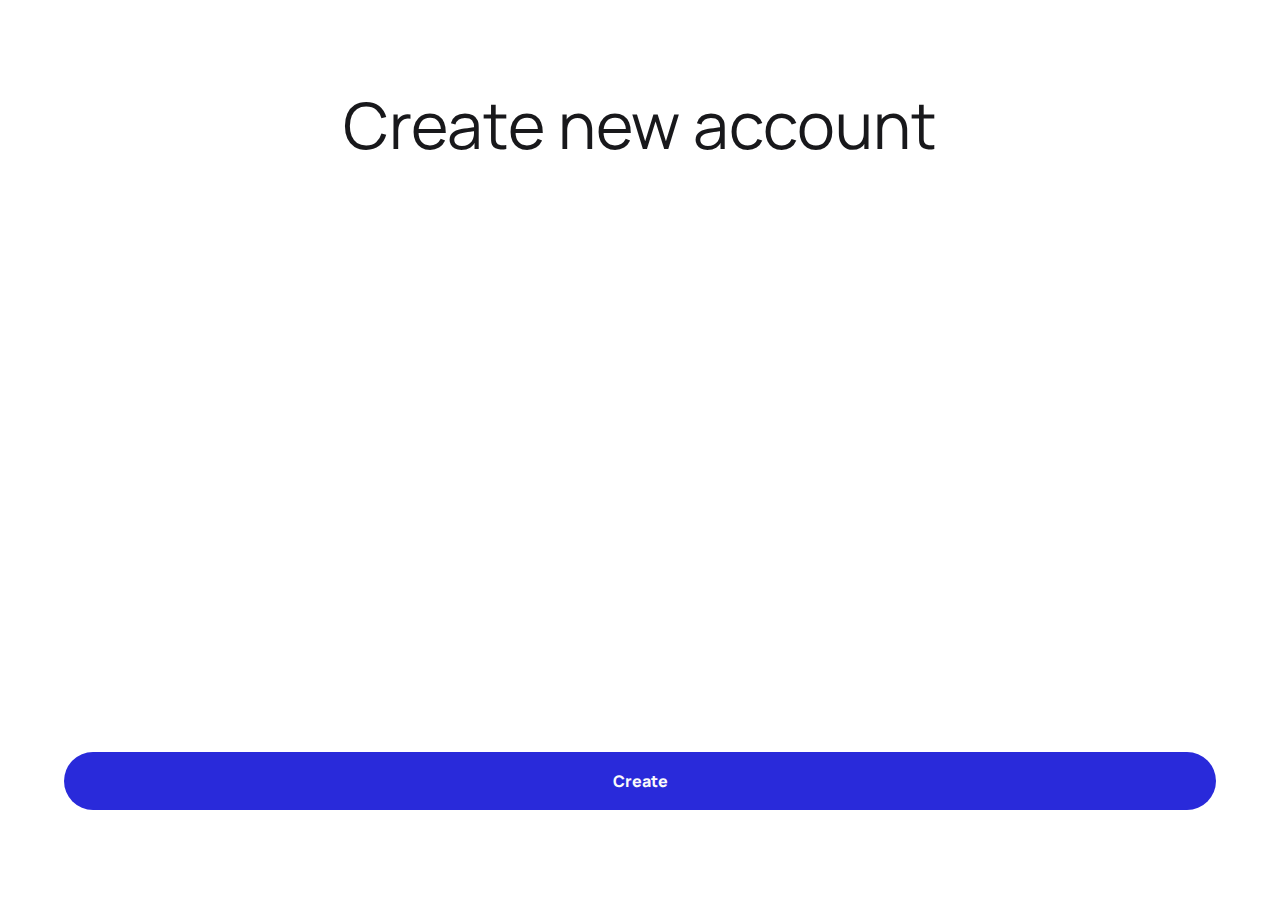
<file: index.html>
<!DOCTYPE html>
<html lang="en">
  <head>
    <meta charset="UTF-8" />
    <meta http-equiv="X-UA-Compatible" content="IE=edge" />
    <meta name="viewport" content="width=device-width, initial-scale=1.0" />
    <link rel="stylesheet" href="./style.css" />
    <title>Budget Tracker</title>
  </head>
  <body onload="checkLocalStorage()">
    <div class="container">
      <div class="main-wrapper start-page">
        <h1 class="title">Create new account</h1>
        <div class="btn-container">
          <a href="./account.html">
            <button class="add-btn btn">Create</button>
          </a>
        </div>
      </div>
    </div>
  </body>
  <script>
    function checkLocalStorage() {
      if (localStorage.getItem('income')) {
        window.location.href = 'main.html'
      }
    }
  </script>
</html>
</file>
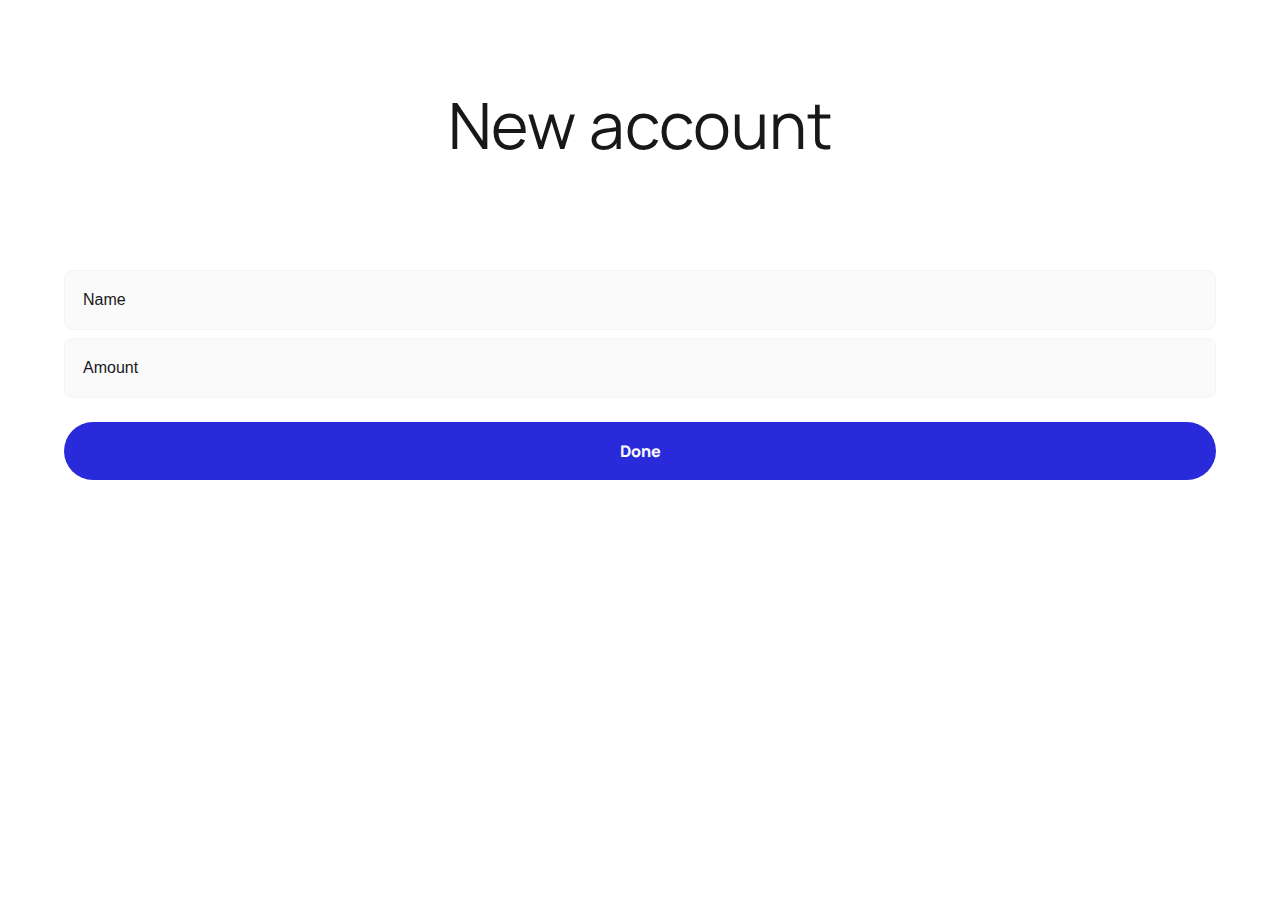
<file: account.html>
<!DOCTYPE html>
<html lang="en">
  <head>
    <meta charset="UTF-8" />
    <meta http-equiv="X-UA-Compatible" content="IE=edge" />
    <meta name="viewport" content="width=device-width, initial-scale=1.0" />
    <link rel="stylesheet" href="./style.css" />
    <title>Budget Tracker</title>
  </head>
  <body>
    <div class="container">
      <div class="main-wrapper">
        <h1 class="title">New account</h1>
        <form action="" class="form">
          <input class="" type="text" name="Name" placeholder="Name" />
          <input
            class=""
            type="number"
            inputmode="decimal"
            name="Amount"
            id="amount"
            placeholder="Amount"
          />
        </form>
        <div class="btn-container">
          <button id="createAccount" class="add-btn btn">Done</button>
        </div>
      </div>
    </div>
    <script type="module" src="./account.js"></script>
  </body>
</html>
</file>
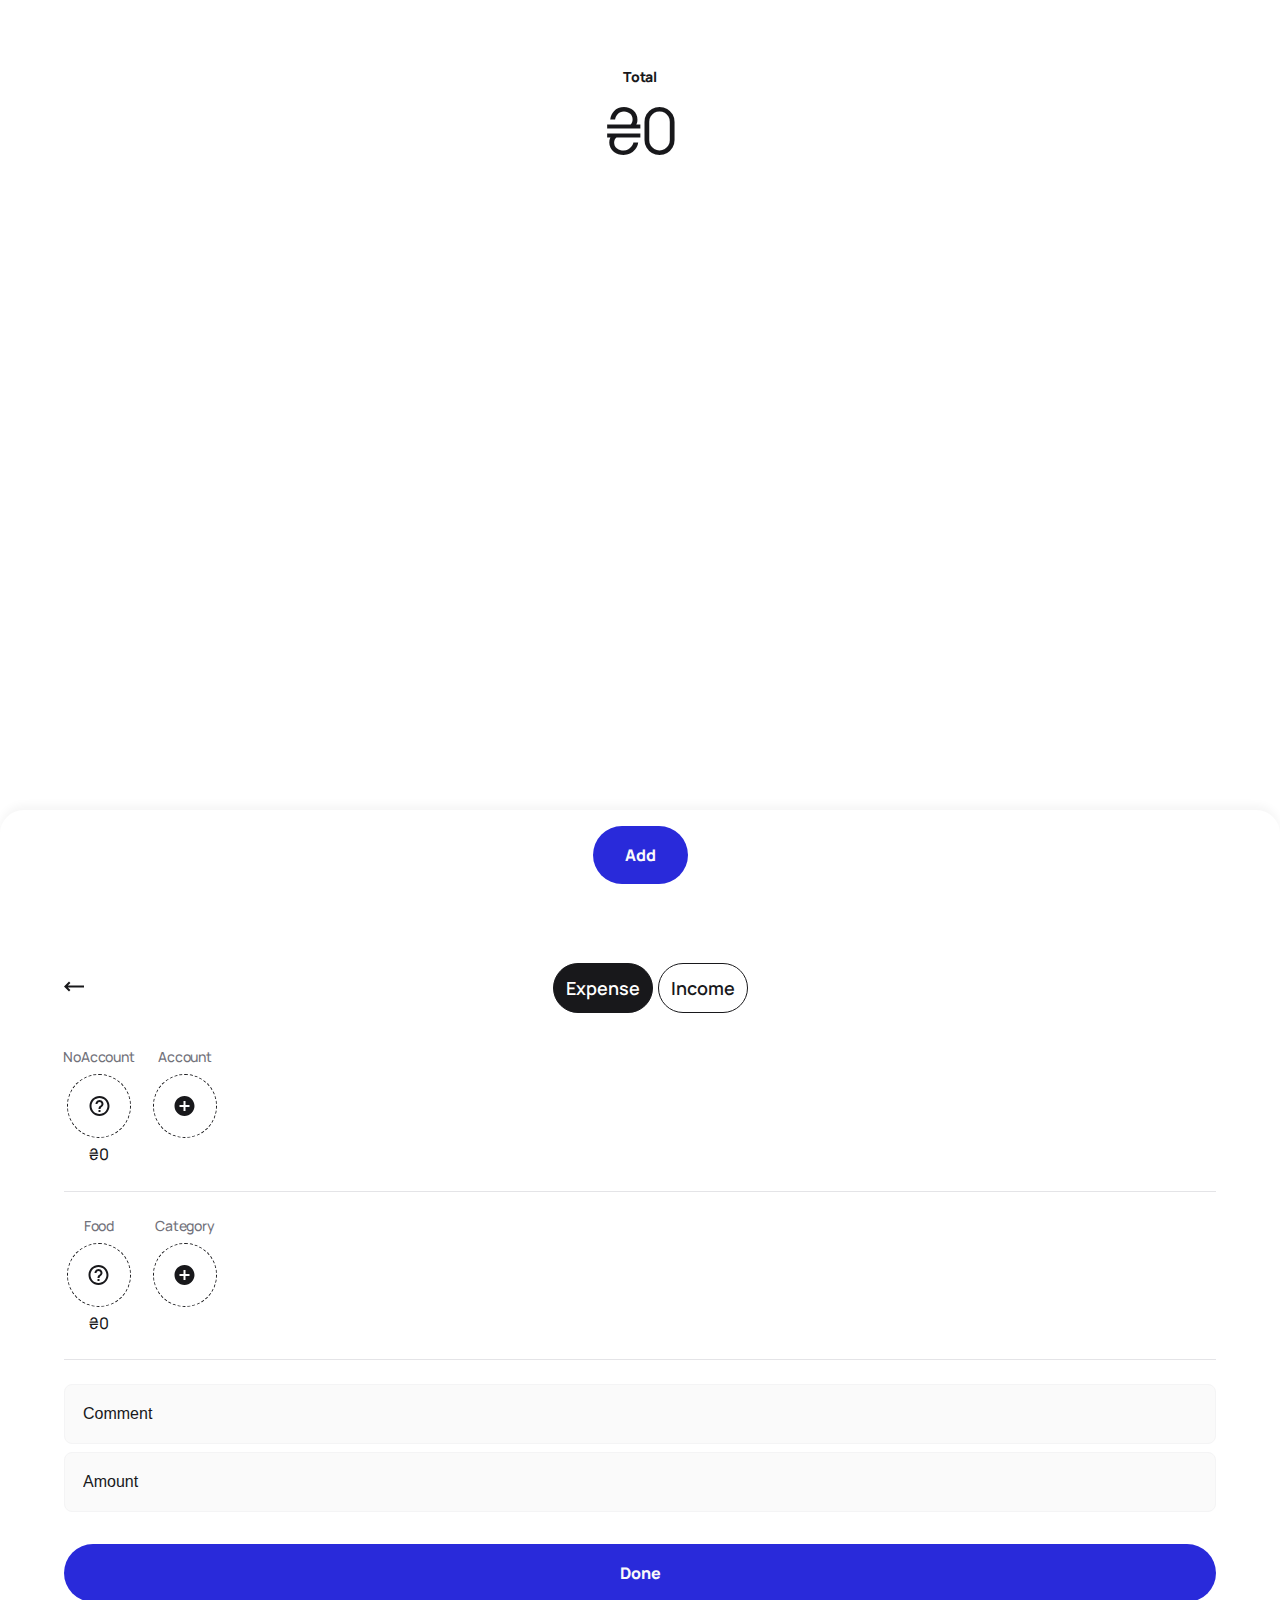
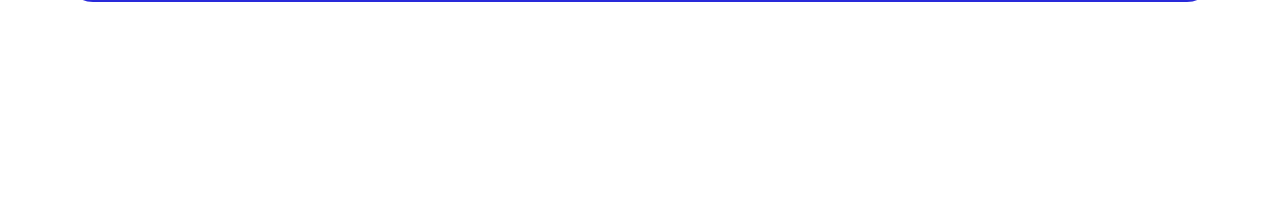
<file: main.html>
<!DOCTYPE html>
<html lang="en">
  <head>
    <meta charset="UTF-8" />
    <meta http-equiv="X-UA-Compatible" content="IE=edge" />
    <meta name="viewport" content="width=device-width, initial-scale=1.0" />
    <link rel="stylesheet" href="./style.css" />
    <title>Budget Tracker</title>
  </head>
  <body>
    <div class="container">
      <div class="amount-wrapper">
        <h4 class="amount-title">Total</h4>
        <h1 class="amount">₴</h1>
      </div>

      <div class="footer">
        <button class="add-btn">Add</button>
      </div>
    </div>
    <div class="add-new-account-modal">
      <div class="container">
        <div class="spend-header-left">
          <button class="spend-arrow">
            <svg
              width="20"
              height="11"
              viewBox="0 0 20 11"
              fill="none"
              xmlns="http://www.w3.org/2000/svg"
            >
              <path
                d="M3.83 4.5L6.41 1.91L5 0.5L0 5.5L5 10.5L6.41 9.09L3.83 6.5H20V4.5H3.83Z"
                fill="#18181B"
              />
            </svg>
          </button>
          <h1 class="title">New account</h1>
          <form action="" class="form spend-form">
            <input class="" type="text" name="Name" placeholder="Name" />
            <input
              class="expenseName"
              type="number"
              inputmode="decimal"
              name="Amount"
              id="amount"
              placeholder="Amount"
            />
          </form>
          <button class="add-btn btn-100">Done</button>
        </div>
      </div>
    </div>
    <div class="spend-wrapper">
      <div class="container">
        <div class="spend-header">
          <button class="spend-arrow spend-arrow-back">
            <svg
              width="20"
              height="11"
              viewBox="0 0 20 11"
              fill="none"
              xmlns="http://www.w3.org/2000/svg"
            >
              <path
                d="M3.83 4.5L6.41 1.91L5 0.5L0 5.5L5 10.5L6.41 9.09L3.83 6.5H20V4.5H3.83Z"
                fill="#18181B"
              />
            </svg>
          </button>
          <div class="spend-btn-wrapper">
            <button type="button" class="spend-btn active">Expense</button
            ><button type="button" class="spend-btn">Income</button>
          </div>
        </div>
        <div class="spend-account-select">
          <div class="add-account">
            <input type="checkbox" id="ing" class="styled-checkbox" />
            <label for="ing" class="checkbox-label">
              <p class="add-account-title local-account">ING</p>
              <div class="add-account-circle">
                <svg
                  width="21"
                  height="20"
                  viewBox="0 0 21 20"
                  fill="none"
                  xmlns="http://www.w3.org/2000/svg"
                >
                  <path
                    d="M10.5 20C4.97967 19.9939 0.506062 15.5203 0.5 10V9.8C0.609931 4.30453 5.13459 -0.072041 10.6307 0.000882959C16.1268 0.0738069 20.5337 4.56889 20.4978 10.0653C20.4619 15.5618 15.9966 19.9989 10.5 20ZM10.484 18H10.5C14.9167 17.9956 18.4942 14.4127 18.492 9.99601C18.4898 5.57929 14.9087 2.00001 10.492 2.00001C6.07528 2.00001 2.49421 5.57929 2.492 9.99601C2.48979 14.4127 6.06729 17.9956 10.484 18ZM11.5 16H9.5V14H11.5V16ZM11.5 13H9.5C9.4684 11.6977 10.1461 10.4808 11.27 9.822C11.93 9.316 12.5 8.88 12.5 8C12.5 6.89543 11.6046 6 10.5 6C9.39543 6 8.5 6.89543 8.5 8H6.5V7.91C6.51608 6.48094 7.29333 5.16901 8.53897 4.4684C9.78461 3.76779 11.3094 3.78495 12.539 4.5134C13.7685 5.24186 14.5161 6.57094 14.5 8C14.4284 9.07902 13.8497 10.0603 12.94 10.645C12.1177 11.1612 11.5847 12.0328 11.5 13Z"
                    fill="#18181B"
                  />
                </svg>
              </div>
            </label>

            <p class="add-account-amount">₴</p>
          </div>

          <div id="addAccount" class="add-account">
            <p class="add-account-title">Account</p>
            <div class="add-account-circle">
              <svg
                width="21"
                height="20"
                viewBox="0 0 21 20"
                fill="none"
                xmlns="http://www.w3.org/2000/svg"
              >
                <path
                  d="M10.5 20C4.97967 19.9939 0.506062 15.5203 0.5 10V9.8C0.609931 4.30453 5.13459 -0.072041 10.6307 0.000882959C16.1268 0.0738069 20.5337 4.56889 20.4978 10.0653C20.4619 15.5618 15.9966 19.9989 10.5 20ZM5.5 9V11H9.5V15H11.5V11H15.5V9H11.5V5H9.5V9H5.5Z"
                  fill="#18181B"
                />
              </svg>
            </div>
            <p class="add-account-amount"></p>
          </div>
        </div>
        <div class="spend-category-wrapper">
          <div class="add-account">
            <input type="checkbox" id="food" class="styled-checkbox" />
            <label for="food" class="checkbox-label">
              <p class="add-account-title">Food</p>
              <div class="add-account-circle">
                <svg
                  width="21"
                  height="20"
                  viewBox="0 0 21 20"
                  fill="none"
                  xmlns="http://www.w3.org/2000/svg"
                >
                  <path
                    d="M10.5 20C4.97967 19.9939 0.506062 15.5203 0.5 10V9.8C0.609931 4.30453 5.13459 -0.072041 10.6307 0.000882959C16.1268 0.0738069 20.5337 4.56889 20.4978 10.0653C20.4619 15.5618 15.9966 19.9989 10.5 20ZM10.484 18H10.5C14.9167 17.9956 18.4942 14.4127 18.492 9.99601C18.4898 5.57929 14.9087 2.00001 10.492 2.00001C6.07528 2.00001 2.49421 5.57929 2.492 9.99601C2.48979 14.4127 6.06729 17.9956 10.484 18ZM11.5 16H9.5V14H11.5V16ZM11.5 13H9.5C9.4684 11.6977 10.1461 10.4808 11.27 9.822C11.93 9.316 12.5 8.88 12.5 8C12.5 6.89543 11.6046 6 10.5 6C9.39543 6 8.5 6.89543 8.5 8H6.5V7.91C6.51608 6.48094 7.29333 5.16901 8.53897 4.4684C9.78461 3.76779 11.3094 3.78495 12.539 4.5134C13.7685 5.24186 14.5161 6.57094 14.5 8C14.4284 9.07902 13.8497 10.0603 12.94 10.645C12.1177 11.1612 11.5847 12.0328 11.5 13Z"
                    fill="#18181B"
                  />
                </svg>
              </div>
            </label>
            <p class="add-account-amount">₴0</p>
          </div>

          <div id="addCategory" class="add-account">
            <p class="add-account-title">Category</p>
            <div class="add-account-circle">
              <svg
                width="21"
                height="20"
                viewBox="0 0 21 20"
                fill="none"
                xmlns="http://www.w3.org/2000/svg"
              >
                <path
                  d="M10.5 20C4.97967 19.9939 0.506062 15.5203 0.5 10V9.8C0.609931 4.30453 5.13459 -0.072041 10.6307 0.000882959C16.1268 0.0738069 20.5337 4.56889 20.4978 10.0653C20.4619 15.5618 15.9966 19.9989 10.5 20ZM5.5 9V11H9.5V15H11.5V11H15.5V9H11.5V5H9.5V9H5.5Z"
                  fill="#18181B"
                />
              </svg>
            </div>
          </div>
        </div>
        <div class="spend-category-inputs">
          <form action="" class="form spend-form">
            <input class="" type="text" name="Name" placeholder="Comment" />
            <input
              class="expenseName"
              type="number"
              inputmode="decimal"
              name="Amount"
              id="amount"
              placeholder="Amount"
            />
          </form>
        </div>
        <button class="add-btn btn-100">Done</button>
      </div>
    </div>
    <script src="./app.js"></script>
  </body>
</html>
</file>
<file: style.css>
/* Fonts */
@font-face {
  font-family: 'Manrope';
  src: url('./fonts/Manrope-Light.woff2') format('woff2'),
    url('./fonts/Manrope-Light.woff') format('woff');
  font-weight: 300;
  font-style: normal;
  font-display: swap;
}

@font-face {
  font-family: 'Manrope';
  src: url('./fonts/Manrope-Medium.woff2') format('woff2'),
    url('./fonts/Manrope-Medium.woff') format('woff');
  font-weight: 500;
  font-style: normal;
  font-display: swap;
}

@font-face {
  font-family: 'Manrope';
  src: url('./fonts/Manrope-Bold.woff2') format('woff2'),
    url('./fonts/Manrope-Bold.woff') format('woff');
  font-weight: bold;
  font-style: normal;
  font-display: swap;
}

@font-face {
  font-family: 'Manrope';
  src: url('./fonts/Manrope-ExtraLight.woff2') format('woff2'),
    url('./fonts/Manrope-ExtraLight.woff') format('woff');
  font-weight: 200;
  font-style: normal;
  font-display: swap;
}

@font-face {
  font-family: 'Manrope';
  src: url('./fonts/Manrope-Regular.woff2') format('woff2'),
    url('./fonts/Manrope-Regular.woff') format('woff');
  font-weight: normal;
  font-style: normal;
  font-display: swap;
}

@font-face {
  font-family: 'Manrope';
  src: url('./fonts/Manrope-ExtraBold.woff2') format('woff2'),
    url('./fonts/Manrope-ExtraBold.woff') format('woff');
  font-weight: bold;
  font-style: normal;
  font-display: swap;
}

@font-face {
  font-family: 'Manrope';
  src: url('./fonts/Manrope-SemiBold.woff2') format('woff2'),
    url('./fonts/Manrope-SemiBold.woff') format('woff');
  font-weight: 600;
  font-style: normal;
  font-display: swap;
}

:root {
  /* color */
  --white: #ffffff;
  --white-50: #fafafa;
  --black: #18181b;
  --blue: #292ada;
  --grey: #f4f4f5;
  --grey-50: #a1a1aa;
  --grey-125: #e4e4e7;
  --grey-100: #71717a;
  --red: rgb(255, 68, 90);
  /* Shadow */
  --shadow: rgba(0, 0, 0, 0.04);
  /* Height */
  --footer-height: 9rem;
  /* fontFamily */
  --ff-primary: 'Manrope', -apple-system, 'BlinkMacSystemFont', 'Segoe UI',
    'Roboto', 'Oxygen', 'Ubuntu', 'Cantarell', 'Open Sans', 'Fira Sans',
    'Droid Sans', 'Helvetica Neue', sans-serif;
  --transition: all 0.25s ease-out;
  --spacing: -0.01rem;
}

*,
*::before,
*::after {
  padding: 0;
  margin: 0;
  box-sizing: border-box;
}

html {
  font-size: 62.5%;
}

body {
  font-family: var(--ff-primary);
  font-style: normal;
  background: var(--white);
  color: var(--black);
  line-height: 2.4rem;
  font-size: 1.6rem;
  font-weight: 500;
  letter-spacing: var(--spacing);
  overflow: hidden;
}

ul {
  list-style-type: none;
}

a {
  text-decoration: none;
  color: var(--font-color);
}

img {
  display: block;
}

h1,
h2,
h3,
h4 {
  letter-spacing: var(--spacing);
  line-height: 1.25;
  font-family: var(--ff-primary);
}

h1 {
  font-size: 4rem;
}
h2 {
  font-size: 3.2rem;
}
h3 {
  font-size: 1.25rem;
}
h4 {
  font-size: 0.875rem;
}

button {
  padding: 1.8rem 3.2rem;
  border: none;
  outline: transparent;
  border-radius: 10rem;
  -webkit-border-radius: 10rem;
  -moz-border-radius: 10rem;
  -ms-border-radius: 10rem;
  -o-border-radius: 10rem;
}

.container {
  max-width: 90%;
  width: 100%;
  height: calc(100vh - var(--footer-height));
  margin: 0 auto;
  display: flex;
  flex-direction: column;
}

.main-wrapper {
  height: 100%;
  width: 100%;
  display: flex;
  flex-direction: column;
  justify-content: start;
  align-items: center;
}

.start-page {
  display: flex;
  justify-content: space-between;
}

.title {
  margin-top: 8.7rem;
  font-weight: 400;
  font-size: 6.4rem;
  line-height: 120%;
  text-align: center;
}

.form {
  margin: 10.6rem 0 2.4rem 0;
  display: flex;
  flex-direction: column;
  width: 100%;
}

.form > input {
  padding: 1.8rem;
  font-weight: 500;
  font-size: 1.6rem;
  line-height: 2.2rem;
  color: var(--black);
  border: 0.01rem solid var(--grey);
  background-color: var(--white-50);
  border-radius: 0.8rem;
  -webkit-border-radius: 0.8rem;
  -moz-border-radius: 0.8rem;
  -ms-border-radius: 0.8rem;
  -o-border-radius: 0.8rem;
  outline: transparent;
}

.form > input[class='shake'] {
  animation: shake 0.82s cubic-bezier(0.36, 0.07, 0.19, 0.97) both;
  transform: translate3d(0, 0, 0);
  backface-visibility: hidden;
  perspective: 1000px;
  border: 0.01rem solid var(--red);
  -webkit-animation: shake 0.82s cubic-bezier(0.36, 0.07, 0.19, 0.97) both;
}

@keyframes shake {
  10%,
  90% {
    transform: translate3d(-1px, 0, 0);
    -webkit-transform: translate3d(-1px, 0, 0);
    -moz-transform: translate3d(-1px, 0, 0);
    -ms-transform: translate3d(-1px, 0, 0);
    -o-transform: translate3d(-1px, 0, 0);
  }

  20%,
  80% {
    transform: translate3d(2px, 0, 0);
    -webkit-transform: translate3d(2px, 0, 0);
    -moz-transform: translate3d(2px, 0, 0);
    -ms-transform: translate3d(2px, 0, 0);
    -o-transform: translate3d(2px, 0, 0);
  }

  30%,
  50%,
  70% {
    transform: translate3d(-4px, 0, 0);
    -webkit-transform: translate3d(-4px, 0, 0);
    -moz-transform: translate3d(-4px, 0, 0);
    -ms-transform: translate3d(-4px, 0, 0);
    -o-transform: translate3d(-4px, 0, 0);
  }

  40%,
  60% {
    transform: translate3d(4px, 0, 0);
    -webkit-transform: translate3d(4px, 0, 0);
    -moz-transform: translate3d(4px, 0, 0);
    -ms-transform: translate3d(4px, 0, 0);
    -o-transform: translate3d(4px, 0, 0);
  }
}

.form > input::placeholder {
  font-size: 1.6rem;
  line-height: 2.2rem;
  color: var(--black);
}
.form > input:not(:last-child) {
  margin-bottom: 0.8rem;
}

.btn-container {
  width: 100%;
}
.btn {
  width: 100%;
  font-family: var(--ff-primary);
  font-weight: 700;
  font-size: 1.6rem;
  line-height: 2.2rem;
  color: var(--white-50);
}

.margin {
  margin: 0 0 3.2rem 0;
}

.footer {
  position: fixed;
  width: 100%;
  height: var(--footer-height);
  left: 0;
  bottom: 0;
  background: var(--white);
  box-shadow: 0px -5px 0.8rem var(--shadow);
  border-radius: 2.4rem 2.4rem 0 0;
  -webkit-border-radius: 2.4rem 2.4rem 0 0;
  -moz-border-radius: 2.4rem 2.4rem 0 0;
  -ms-border-radius: 2.4rem 2.4rem 0 0;
  -o-border-radius: 2.4rem 2.4rem 0 0;
  display: flex;
  justify-content: center;
  align-items: center;
}

.add-btn {
  font-family: var(--ff-primary);
  font-weight: 700;
  font-size: 1.6rem;
  line-height: 2.2rem;
  background-color: var(--blue);
  color: var(--white-50);
}

.amount-wrapper {
  margin-top: 6.8rem;
  width: 100%;
  display: flex;
  flex-direction: column;
  justify-content: start;
  align-items: center;
}

.amount-title {
  font-size: 1.4rem;
  font-weight: 700;
}

.amount {
  font-style: normal;
  font-weight: 400;
  font-size: 6.4rem;
  line-height: 8.7rem;
  text-align: center;
  letter-spacing: -0.3rem;
  color: #18181b;
}

.spend-wrapper {
  position: absolute;
  top: 100vh;
  left: 0;
  right: 0;
  bottom: 10rem;
  width: 100%;
  height: 100%;
  overflow-y: scroll;

  background-color: var(--white);
  transition: var(--transition);
  -webkit-transition: var(--transition);
  -moz-transition: var(--transition);
  -ms-transition: var(--transition);
  -o-transition: var(--transition);
}

.spend-header {
  margin-top: 6rem;
  display: flex;
  flex-direction: row;
  justify-content: start;
  align-items: center;
}
.spend-header-left {
  margin-top: 6rem;
  display: flex;
  flex-direction: row;
  flex-wrap: wrap;
}

.spend-arrow {
  padding: 0;
  background-color: transparent;
  width: 2rem;
  height: 5.5rem;
}
.spend-btn-wrapper {
  margin: auto;
}

.spend-btn {
  padding: 1.2rem;
  font-family: var(--ff-primary);
  font-size: 1.8rem;
  font-weight: 600;
  border: 0.1rem solid var(--black);
  background-color: var(--white);
  color: var(--black);
  border-radius: 10rem;
  -webkit-border-radius: 10rem;
  -moz-border-radius: 10rem;
  -ms-border-radius: 10rem;
  -o-border-radius: 10rem;
}

.spend-btn:nth-child(1) {
  margin-right: 0.5rem;
}

.active {
  color: var(--white);
  background-color: var(--black);
}

.spend-account-select {
  display: grid;
  grid-template-rows: repeat(auto-fill, 136px);
  grid-template-columns: repeat(auto-fill, 70px);
  gap: 2.4rem 1.6rem;
  align-items: start;
  border-bottom: 0.1rem solid var(--grey-125);
  margin: 1.6rem 0rem 0rem 0rem;
  padding: 0rem 0rem 2.4rem 0rem;
}
.add-account {
  margin: 1.6rem 0rem 0rem 0rem;
  width: 7rem;
  display: flex;
  flex-direction: column;
  justify-content: center;
  align-items: center;
}
/* .add-account:not(:last-child) {
  margin: 1.6rem 2.4rem 0rem 0rem;
} */
.add-account-title {
  margin: 0rem 0rem 0.8rem 0rem;
  font-family: var(--ff-primary);
  font-size: 1.4rem;
  line-height: 1.9rem;
  font-weight: 500;
  color: var(--grey-100);
}
.add-account-circle {
  margin: 0rem 0rem 0.4rem 0rem;
  display: flex;
  align-items: center;
  justify-content: center;
  width: 6.43rem;
  height: 6.4rem;
  border: 0.1rem dashed var(--black);
  border-radius: 50%;
  -webkit-border-radius: 50%;
  -moz-border-radius: 50%;
  -ms-border-radius: 50%;
  -o-border-radius: 50%;
}

.spend-category-wrapper {
  margin: 0.8rem 0rem 0rem 0rem;
  padding: 0rem 0rem 2.3rem 0rem;
  /* display: flex;
  flex-direction: row;
  flex-wrap: wrap;
  justify-content: start;
  align-items: flex-start; */
  display: grid;
  align-items: start;
  grid-template-rows: repeat(auto-fill, 13.6rem);
  grid-template-columns: repeat(auto-fill, 7rem);
  gap: 2.4rem 1.6rem;
  border-bottom: 0.1rem solid var(--grey-125);
}

.spend-form {
  margin: 2.4rem 0rem 3.2rem 0rem;
}

.btn-100 {
  width: 100%;
  margin: 0rem 0rem 3.2rem 0rem;
}

.styled-checkbox {
  display: none;
}

.checkbox-label {
  display: flex;
  align-items: center;
  cursor: pointer;
  flex-direction: column;
  align-content: center;
  justify-content: center;
  align-items: center;
}

.styled-checkbox:checked + .checkbox-label .add-account-circle {
  border: 0.1rem solid var(--black);
}

.add-new-account-modal {
  display: none;
  position: absolute;
  top: 0;
  left: 0;
  right: 0;
  bottom: 0;
  background-color: var(--white);
  z-index: 3;
}
.add-new-account-modal .spend-header {
  display: flex;
  flex-direction: column;
}
</file>
